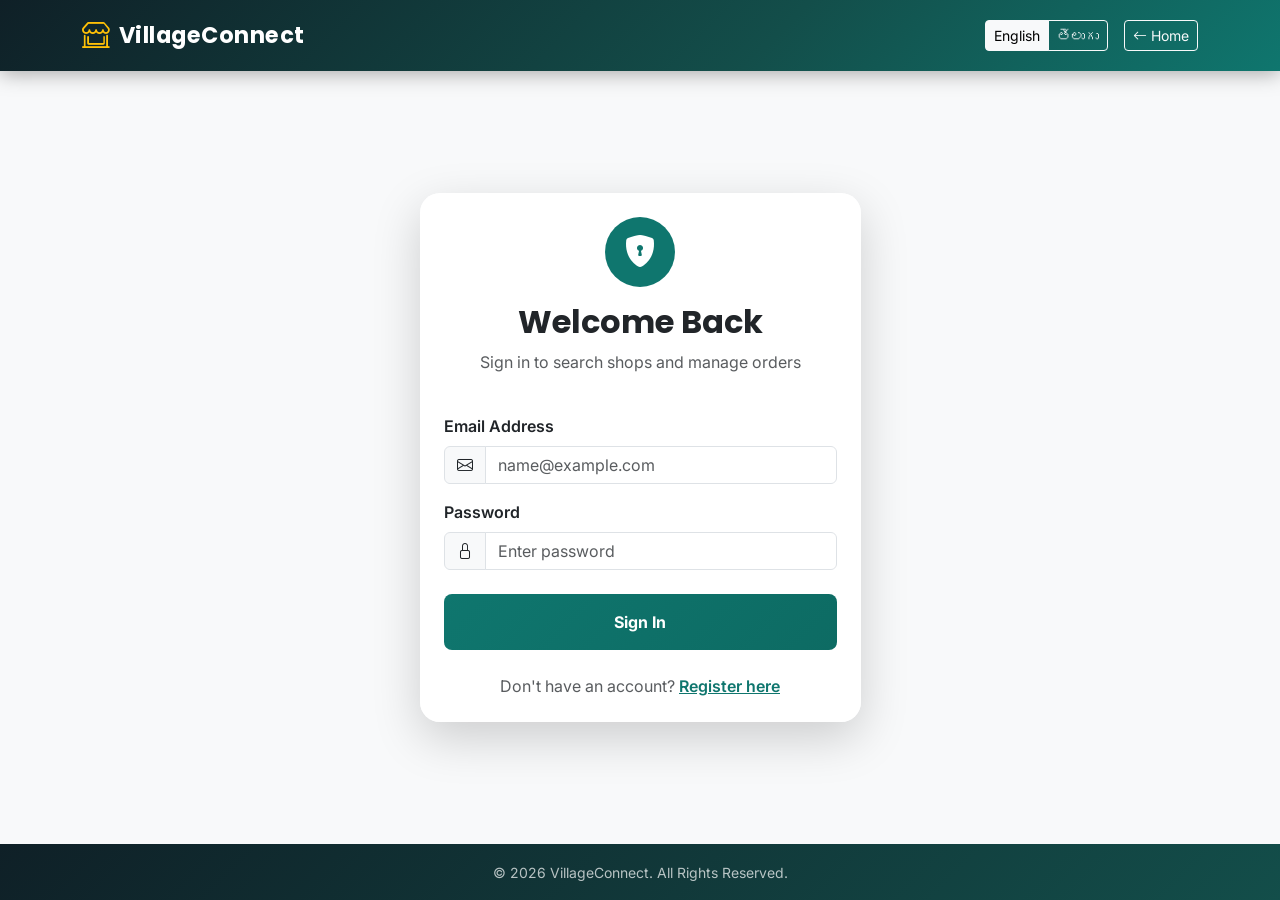
<file: src/main/resources/static/dashboard-admin.html>
<!DOCTYPE html>
<html lang="en">
<head>
    <meta charset="UTF-8">
    <meta name="viewport" content="width=device-width, initial-scale=1.0">
    <title>Admin Dashboard - VillageConnect</title>
    <!-- Bootstrap CSS -->
    <link href="https://cdn.jsdelivr.net/npm/bootstrap@5.3.0/dist/css/bootstrap.min.css" rel="stylesheet">
    <!-- Bootstrap Icons -->
    <link href="https://cdn.jsdelivr.net/npm/bootstrap-icons@1.10.0/font/bootstrap-icons.css" rel="stylesheet">
    <!-- Custom CSS -->
    <link href="css/styles.css" rel="stylesheet">
</head>
<body>

    <!-- Header Navbar -->
    <nav class="navbar navbar-expand-lg navbar-dark sticky-top">
        <div class="container">
            <a class="navbar-brand d-flex align-items-center gap-2" href="index.html">
                <i class="bi bi-shop-window fs-3 text-warning"></i>
                <span data-translate="appName" class="brand-font">VillageConnect</span>
            </a>
            <button class="navbar-toggler" type="button" data-bs-toggle="collapse" data-bs-target="#navbarNav">
                <span class="navbar-toggler-icon"></span>
            </button>
            <div class="collapse navbar-collapse" id="navbarNav">
                <ul class="navbar-nav me-auto">
                    <li class="nav-item">
                        <a class="nav-link" href="index.html" data-translate="home">Home</a>
                    </li>
                    <li class="nav-item">
                        <a class="nav-link" href="shops.html" data-translate="shops">Shops</a>
                    </li>
                    <li class="nav-item">
                        <a class="nav-link text-warning fw-semibold" href="ai-chat.html">
                            <i class="bi bi-chat-dots-fill"></i> <span data-translate="chatbot">AI Chatbot</span>
                        </a>
                    </li>
                </ul>
                <ul class="navbar-nav" id="navbar-auth-section">
                    <!-- Loaded dynamically via app.js -->
                </ul>
            </div>
        </div>
    </nav>

    <!-- Main Container -->
    <main class="container my-5 flex-grow-1">
        <div class="d-flex justify-content-between align-items-center mb-4">
            <div>
                <h1 class="fw-bold mb-1">System Administration</h1>
                <p class="text-muted">Monitor directories, shops, and registered profiles</p>
            </div>
            <span class="badge bg-danger fs-6 px-3 py-2 rounded-pill text-uppercase">Admin Portal</span>
        </div>

        <!-- System Stats Cards Grid -->
        <div class="row g-4 mb-5">
            <div class="col-sm-6 col-lg-3">
                <div class="card border-0 shadow-sm p-3 rounded-4 bg-white text-center">
                    <div class="d-inline-flex align-items-center justify-content-center bg-teal-subtle text-teal rounded-3 mb-2" style="width: 50px; height: 50px; background-color:#e0f2fe; color:#0f766e;">
                        <i class="bi bi-people-fill fs-3"></i>
                    </div>
                    <h3 class="fw-bold mb-0" id="stat-users">0</h3>
                    <p class="text-muted small mb-0 mt-1">Total System Users</p>
                </div>
            </div>
            <div class="col-sm-6 col-lg-3">
                <div class="card border-0 shadow-sm p-3 rounded-4 bg-white text-center">
                    <div class="d-inline-flex align-items-center justify-content-center bg-warning-subtle text-warning rounded-3 mb-2" style="width: 50px; height: 50px; background-color:#fef3c7; color:#d97706;">
                        <i class="bi bi-shop fs-3"></i>
                    </div>
                    <h3 class="fw-bold mb-0" id="stat-shops">0</h3>
                    <p class="text-muted small mb-0 mt-1">Active Shop Profiles</p>
                </div>
            </div>
            <div class="col-sm-6 col-lg-3">
                <div class="card border-0 shadow-sm p-3 rounded-4 bg-white text-center">
                    <div class="d-inline-flex align-items-center justify-content-center bg-info-subtle text-info rounded-3 mb-2" style="width: 50px; height: 50px; background-color:#e0f7fa; color:#00acc1;">
                        <i class="bi bi-box-seam fs-3"></i>
                    </div>
                    <h3 class="fw-bold mb-0" id="stat-products">0</h3>
                    <p class="text-muted small mb-0 mt-1">Products Listed</p>
                </div>
            </div>
            <div class="col-sm-6 col-lg-3">
                <div class="card border-0 shadow-sm p-3 rounded-4 bg-white text-center">
                    <div class="d-inline-flex align-items-center justify-content-center bg-danger-subtle text-danger rounded-3 mb-2" style="width: 50px; height: 50px; background-color:#fee2e2; color:#dc2626;">
                        <i class="bi bi-chat-left-quote fs-3"></i>
                    </div>
                    <h3 class="fw-bold mb-0" id="stat-requests">0</h3>
                    <p class="text-muted small mb-0 mt-1">Customer Product Demands</p>
                </div>
            </div>
        </div>

        <!-- Management Panel -->
        <div class="row">
            <div class="col-12">
                <div class="card border-0 shadow-sm p-4 rounded-4 bg-white">
                    <h5 class="fw-bold mb-4"><i class="bi bi-person-gear text-teal"></i> User Account Directory</h5>
                    
                    <div class="table-responsive">
                        <table class="table table-hover align-middle small mb-0">
                            <thead class="table-light">
                                <tr>
                                    <th>User ID</th>
                                    <th>Name</th>
                                    <th>Email Address</th>
                                    <th>Phone Number</th>
                                    <th>System Role</th>
                                    <th class="text-center">Action</th>
                                </tr>
                            </thead>
                            <tbody id="admin-users-table">
                                <!-- Loaded dynamically -->
                            </tbody>
                        </table>
                    </div>
                </div>
            </div>
        </div>
    </main>

    <!-- Footer -->
    <footer class="text-center text-lg-start mt-auto py-3">
        <div class="container text-center">
            <small>&copy; 2026 VillageConnect. All Rights Reserved.</small>
        </div>
    </footer>

    <!-- Bootstrap Bundle JS -->
    <script src="https://cdn.jsdelivr.net/npm/bootstrap@5.3.0/dist/js/bootstrap.bundle.min.js"></script>
    <!-- Core App JS -->
    <script src="js/app.js"></script>

    <!-- Admin Logic script -->
    <script>
        document.addEventListener('DOMContentLoaded', async () => {
            // Guard: role check
            if (!auth.isAuthenticated() || auth.getUser().role !== 'ADMIN') {
                window.location.href = 'login.html';
                return;
            }

            await loadStats();
            await loadUsers();
        });

        async function loadStats() {
            try {
                const stats = await apiCall('/admin/stats');
                document.getElementById('stat-users').innerText = stats.totalUsers;
                document.getElementById('stat-shops').innerText = stats.totalShops;
                document.getElementById('stat-products').innerText = stats.totalProducts;
                document.getElementById('stat-requests').innerText = stats.totalRequests;
            } catch (err) {
                console.error("Failed to load statistics:", err);
            }
        }

        async function loadUsers() {
            const body = document.getElementById('admin-users-table');
            try {
                const users = await apiCall('/admin/users');
                
                body.innerHTML = users.map(u => {
                    // Disable deleting the currently logged in admin user
                    const loggedIn = auth.getUser();
                    const deleteBtn = loggedIn.email === u.email
                        ? `<button class="btn btn-secondary btn-sm disabled rounded-circle"><i class="bi bi-trash"></i></button>`
                        : `<button class="btn btn-outline-danger btn-sm rounded-circle" onclick="deleteUser(${u.userId})" title="Delete User"><i class="bi bi-trash"></i></button>`;

                    let roleBadgeColor = 'bg-secondary';
                    if (u.role === 'ADMIN') roleBadgeColor = 'bg-danger';
                    else if (u.role === 'SHOP_OWNER') roleBadgeColor = 'bg-teal';

                    return `
                        <tr id="user-row-${u.userId}">
                            <td>#${u.userId}</td>
                            <td class="fw-semibold">${u.name}</td>
                            <td>${u.email}</td>
                            <td>${u.phone}</td>
                            <td><span class="badge ${roleBadgeColor} text-uppercase rounded-pill">${u.role}</span></td>
                            <td class="text-center">${deleteBtn}</td>
                        </tr>
                    `;
                }).join('');

            } catch (err) {
                body.innerHTML = `<tr><td colspan="6" class="text-danger text-center">Failed to load users: ${err.message}</td></tr>`;
            }
        }

        async function deleteUser(id) {
            if (!confirm("Are you sure you want to delete this user? All associated shops and reviews will be removed as well.")) return;
            try {
                await apiCall(`/admin/users/${id}`, { method: 'DELETE' });
                document.getElementById(`user-row-${id}`).remove();
                alert("User deleted successfully.");
                await loadStats(); // update counters
            } catch (err) {
                alert("Failed to delete user: " + err.message);
            }
        }
    </script>
</body>
</html>
</file>
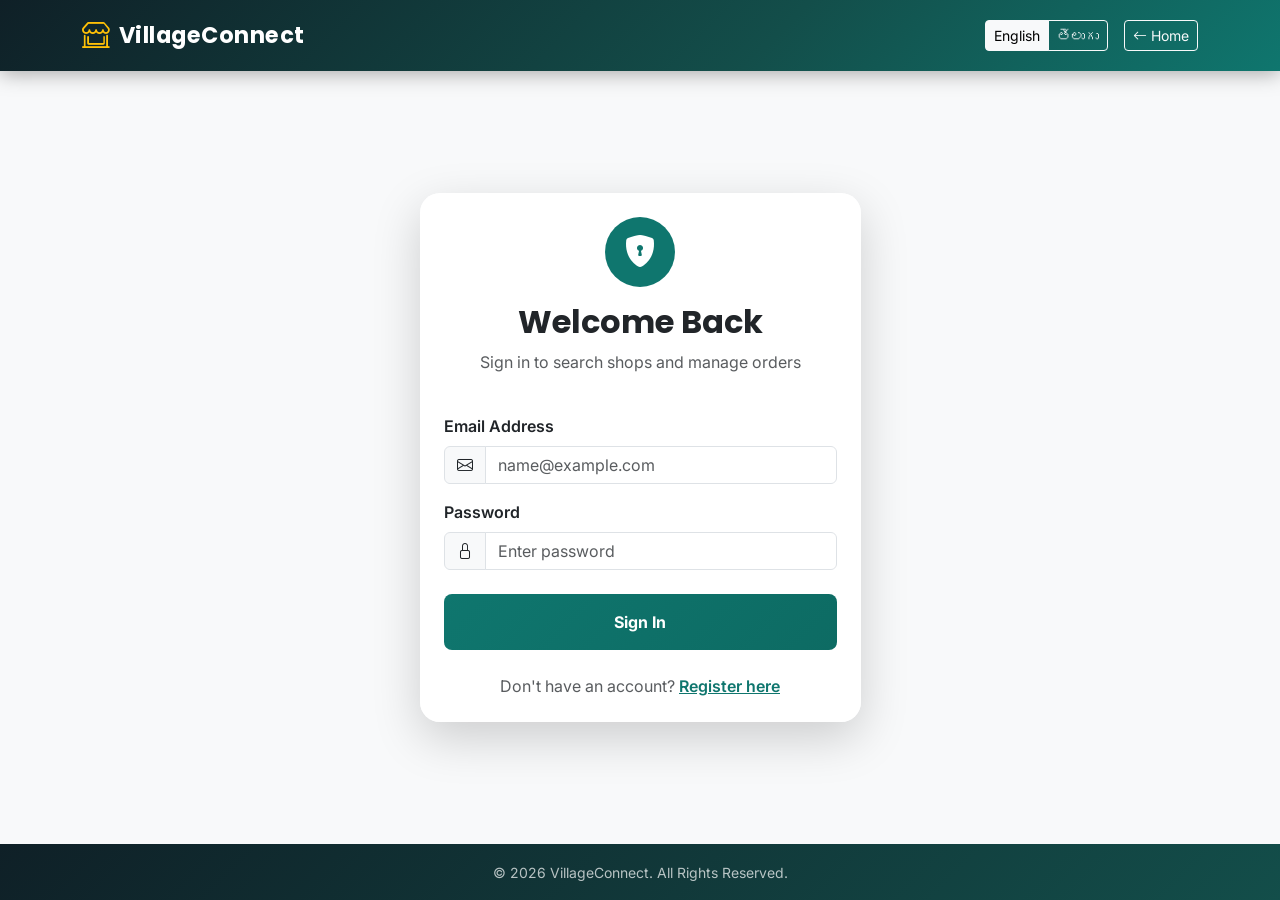
<file: src/main/resources/static/dashboard-customer.html>
<!DOCTYPE html>
<html lang="en">
<head>
    <meta charset="UTF-8">
    <meta name="viewport" content="width=device-width, initial-scale=1.0">
    <title>My Dashboard - VillageConnect</title>
    <link href="https://cdn.jsdelivr.net/npm/bootstrap@5.3.0/dist/css/bootstrap.min.css" rel="stylesheet">
    <link href="https://cdn.jsdelivr.net/npm/bootstrap-icons@1.10.0/font/bootstrap-icons.css" rel="stylesheet">
    <link href="css/styles.css" rel="stylesheet">
</head>
<body>

<nav class="navbar navbar-expand-lg navbar-dark sticky-top">
    <div class="container">
        <a class="navbar-brand d-flex align-items-center gap-2" href="index.html">
            <i class="bi bi-shop-window fs-3 text-warning"></i>
            <span class="brand-font">VillageConnect</span>
        </a>
        <button class="navbar-toggler" type="button" data-bs-toggle="collapse" data-bs-target="#navbarNav">
            <span class="navbar-toggler-icon"></span>
        </button>
        <div class="collapse navbar-collapse" id="navbarNav">
            <ul class="navbar-nav me-auto">
                <li class="nav-item"><a class="nav-link" href="index.html">Home</a></li>
                <li class="nav-item"><a class="nav-link" href="shops.html">Shops</a></li>
                <li class="nav-item">
                    <a class="nav-link text-warning fw-semibold" href="ai-chat.html">
                        <i class="bi bi-chat-dots-fill"></i> AI Chatbot
                    </a>
                </li>
            </ul>
            <ul class="navbar-nav" id="navbar-auth-section"></ul>
        </div>
    </div>
</nav>

<main class="container my-5">
    <div class="d-flex justify-content-between align-items-center mb-4">
        <div>
            <h1 class="fw-bold mb-1">My Dashboard</h1>
            <p class="text-muted">Welcome back, <span id="user-name-display">—</span>!</p>
        </div>
        <span class="badge bg-success fs-6 px-3 py-2 rounded-pill text-uppercase">Customer</span>
    </div>

    <!-- Stats Row -->
    <div class="row g-4 mb-5">
        <div class="col-sm-6 col-lg-4">
            <div class="card border-0 shadow-sm p-4 rounded-4 text-center bg-white">
                <div class="stat-icon bg-success bg-opacity-10 text-success mx-auto mb-2"><i class="bi bi-bag-check fs-3"></i></div>
                <h3 class="fw-bold mb-0" id="stat-orders">0</h3>
                <p class="text-muted small mb-0">My Orders</p>
            </div>
        </div>
        <div class="col-sm-6 col-lg-4">
            <div class="card border-0 shadow-sm p-4 rounded-4 text-center bg-white">
                <div class="stat-icon bg-warning bg-opacity-10 text-warning mx-auto mb-2"><i class="bi bi-star fs-3"></i></div>
                <h3 class="fw-bold mb-0" id="stat-reviews">0</h3>
                <p class="text-muted small mb-0">Reviews Written</p>
            </div>
        </div>
        <div class="col-sm-6 col-lg-4">
            <div class="card border-0 shadow-sm p-4 rounded-4 text-center bg-white">
                <div class="stat-icon bg-info bg-opacity-10 text-info mx-auto mb-2"><i class="bi bi-chat-left-quote fs-3"></i></div>
                <h3 class="fw-bold mb-0" id="stat-requests">0</h3>
                <p class="text-muted small mb-0">Product Requests</p>
            </div>
        </div>
    </div>

    <!-- Tabs -->
    <div class="card border-0 shadow-sm rounded-4 bg-white">
        <div class="card-header bg-transparent border-bottom d-flex gap-1 flex-wrap p-0 px-4">
            <button class="tab-btn active-tab" onclick="switchTab('orders',this)"><i class="bi bi-bag-check me-1"></i>My Orders</button>
            <button class="tab-btn" onclick="switchTab('reviews',this)"><i class="bi bi-star me-1"></i>My Reviews</button>
            <button class="tab-btn" onclick="switchTab('requests',this)"><i class="bi bi-chat-left-quote me-1"></i>My Requests</button>
        </div>
        <div class="card-body p-4">

            <!-- Orders Tab -->
            <div id="panel-orders" class="section-panel active">
                <div class="d-flex justify-content-between mb-3">
                    <h5 class="fw-bold mb-0">Order History</h5>
                    <a href="shops.html" class="btn btn-sm btn-outline-success rounded-pill">+ Browse Shops</a>
                </div>
                <div class="table-responsive">
                    <table class="table table-hover align-middle small">
                        <thead class="table-light">
                            <tr><th>Order ID</th><th>Shop</th><th>Product</th><th>Qty</th><th>Total</th><th>Payment</th><th>Status</th></tr>
                        </thead>
                        <tbody id="orders-table-body">
                            <tr><td colspan="7" class="text-center py-4"><div class="spinner-border spinner-border-sm text-success"></div></td></tr>
                        </tbody>
                    </table>
                </div>
            </div>

            <!-- Reviews Tab -->
            <div id="panel-reviews" class="section-panel">
                <h5 class="fw-bold mb-3">My Reviews</h5>
                <div id="reviews-list">
                    <div class="text-center py-4"><div class="spinner-border spinner-border-sm text-success"></div></div>
                </div>
            </div>

            <!-- Requests Tab -->
            <div id="panel-requests" class="section-panel">
                <h5 class="fw-bold mb-3">Product Requests Sent</h5>
                <div class="table-responsive">
                    <table class="table table-hover align-middle small">
                        <thead class="table-light">
                            <tr><th>Request ID</th><th>Product Name</th><th>Shop</th><th>Quantity</th><th>Status</th></tr>
                        </thead>
                        <tbody id="requests-table-body">
                            <tr><td colspan="5" class="text-center py-4"><div class="spinner-border spinner-border-sm text-success"></div></td></tr>
                        </tbody>
                    </table>
                </div>
            </div>

        </div>
    </div>
</main>

<footer class="py-4">
    <div class="container text-center">
        <hr><small class="text-white-50">&copy; 2026 VillageConnect. All Rights Reserved.</small>
    </div>
</footer>

<script src="https://cdn.jsdelivr.net/npm/bootstrap@5.3.0/dist/js/bootstrap.bundle.min.js"></script>
<script src="js/app.js"></script>
<script>
    const STATUS_COLORS = { PENDING:'warning', CONFIRMED:'info', DELIVERED:'success', CANCELLED:'danger' };

    document.addEventListener('DOMContentLoaded', async () => {
        if (!auth.isAuthenticated()) { window.location.href = 'login.html'; return; }
        const user = auth.getUser();
        if (user && user.role === 'ADMIN') { window.location.href = 'dashboard-admin.html'; return; }
        if (user && user.role === 'SHOP_OWNER') { window.location.href = 'dashboard-owner.html'; return; }

        document.getElementById('user-name-display').innerText = user ? user.name : '';
        await Promise.all([loadOrders(), loadReviews(), loadRequests()]);
    });

    async function loadOrders() {
        const tbody = document.getElementById('orders-table-body');
        try {
            const orders = await apiCall('/orders/user');
            document.getElementById('stat-orders').innerText = orders.length;
            if (!orders.length) {
                tbody.innerHTML = `<tr><td colspan="7" class="text-center text-muted py-4">No orders yet. <a href="shops.html">Browse shops</a> to place one!</td></tr>`;
                return;
            }
            tbody.innerHTML = orders.map(o => `
                <tr>
                    <td><small class="text-muted">#${o.orderId}</small></td>
                    <td class="fw-semibold">${o.shopName}</td>
                    <td>${o.productName}</td>
                    <td>${o.quantityOrdered}</td>
                    <td class="fw-semibold text-success">₹${parseFloat(o.totalAmount).toFixed(2)}</td>
                    <td><span class="badge bg-secondary rounded-pill">${o.paymentMethod}</span></td>
                    <td><span class="badge bg-${STATUS_COLORS[o.status] || 'secondary'} rounded-pill text-uppercase">${o.status}</span></td>
                </tr>`).join('');
        } catch (err) {
            tbody.innerHTML = `<tr><td colspan="7" class="text-danger text-center">Failed to load orders: ${err.message}</td></tr>`;
        }
    }

    async function loadReviews() {
        const container = document.getElementById('reviews-list');
        try {
            const reviews = await apiCall('/reviews/user');
            document.getElementById('stat-reviews').innerText = reviews.length;
            if (!reviews.length) {
                container.innerHTML = `<div class="text-center text-muted py-4">No reviews yet. Visit a shop and share your experience!</div>`;
                return;
            }
            container.innerHTML = reviews.map(r => {
                const stars = Array.from({length:5},(_,i)=>`<i class="bi ${i<r.rating?'bi-star-fill':'bi-star'} text-warning small"></i>`).join('');
                return `
                    <div class="card border-0 shadow-sm rounded-4 mb-3 p-3">
                        <div class="d-flex justify-content-between align-items-start">
                            <div>
                                <h6 class="fw-bold mb-1">${r.shopName}</h6>
                                <div class="mb-1">${stars}</div>
                                <p class="text-muted small mb-0">${r.comment || ''}</p>
                            </div>
                            <button class="btn btn-outline-danger btn-sm rounded-circle" onclick="deleteReview(${r.reviewId})" title="Delete">
                                <i class="bi bi-trash"></i>
                            </button>
                        </div>
                    </div>`;
            }).join('');
        } catch (err) {
            container.innerHTML = `<div class="text-danger">Failed to load reviews: ${err.message}</div>`;
        }
    }

    async function loadRequests() {
        const tbody = document.getElementById('requests-table-body');
        try {
            const reqs = await apiCall('/requests/user');
            document.getElementById('stat-requests').innerText = reqs.length;
            if (!reqs.length) {
                tbody.innerHTML = `<tr><td colspan="5" class="text-center text-muted py-4">No product requests sent yet.</td></tr>`;
                return;
            }
            tbody.innerHTML = reqs.map(r => `
                <tr>
                    <td><small class="text-muted">#${r.requestId}</small></td>
                    <td class="fw-semibold">${r.productName}</td>
                    <td>${r.shopName || '—'}</td>
                    <td>${r.quantityRequested}</td>
                    <td><span class="badge bg-${r.status==='FULFILLED'?'success':'warning'} rounded-pill text-uppercase">${r.status}</span></td>
                </tr>`).join('');
        } catch (err) {
            tbody.innerHTML = `<tr><td colspan="5" class="text-danger">Failed: ${err.message}</td></tr>`;
        }
    }

    async function deleteReview(id) {
        if (!confirm('Delete this review?')) return;
        try {
            await apiCall(`/reviews/${id}`, { method: 'DELETE' });
            await loadReviews();
        } catch (err) { alert('Failed: ' + err.message); }
    }

    function switchTab(tab, btn) {
        document.querySelectorAll('.section-panel').forEach(p => p.classList.remove('active'));
        document.querySelectorAll('.tab-btn').forEach(b => b.classList.remove('active-tab'));
        document.getElementById('panel-' + tab).classList.add('active');
        btn.classList.add('active-tab');
    }
</script>
<style>
    .tab-btn { border:none; background:none; padding:.75rem 1.25rem; color:#6b7280; font-size:.9rem; cursor:pointer; border-bottom:3px solid transparent; transition:all .2s; }
    .tab-btn:hover { color:#0f766e; }
    .tab-btn.active-tab { border-bottom:3px solid #0f766e; color:#0f766e; font-weight:700; }
    .section-panel { display:none; }
    .section-panel.active { display:block; }
    .stat-icon { width:52px;height:52px;border-radius:.75rem;display:inline-flex;align-items:center;justify-content:center;font-size:1.5rem; }
</style>
</body>
</html>
</file>
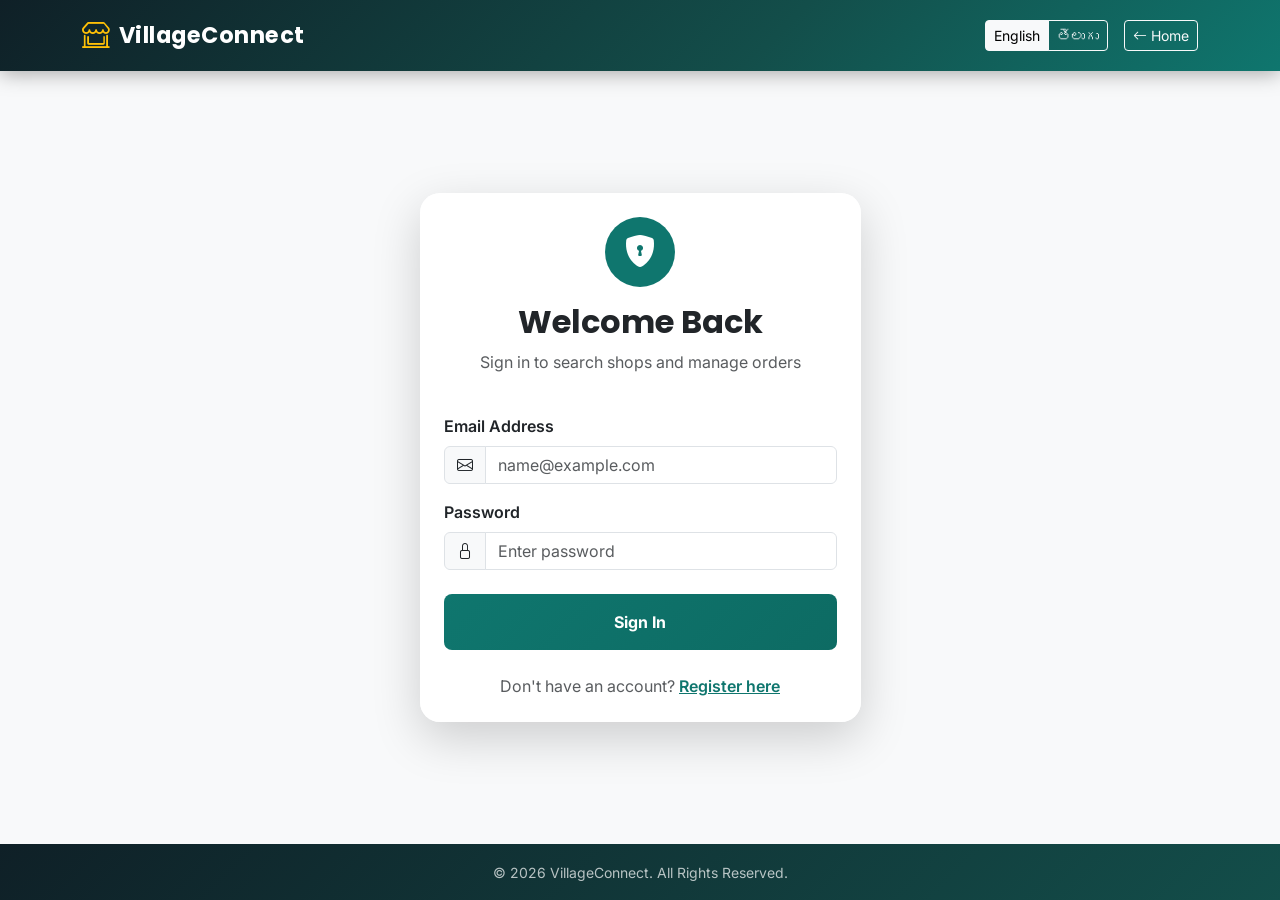
<file: src/main/resources/static/login.html>
<!DOCTYPE html>
<html lang="en">
<head>
    <meta charset="UTF-8">
    <meta name="viewport" content="width=device-width, initial-scale=1.0">
    <title>Login - VillageConnect</title>
    <!-- Bootstrap CSS -->
    <link href="https://cdn.jsdelivr.net/npm/bootstrap@5.3.0/dist/css/bootstrap.min.css" rel="stylesheet">
    <!-- Bootstrap Icons -->
    <link href="https://cdn.jsdelivr.net/npm/bootstrap-icons@1.10.0/font/bootstrap-icons.css" rel="stylesheet">
    <!-- Custom CSS -->
    <link href="css/styles.css" rel="stylesheet">
</head>
<body class="bg-light">

    <!-- Header Navbar -->
    <nav class="navbar navbar-expand-lg navbar-dark sticky-top">
        <div class="container">
            <a class="navbar-brand d-flex align-items-center gap-2" href="index.html">
                <i class="bi bi-shop-window fs-3 text-warning"></i>
                <span data-translate="appName" class="brand-font">VillageConnect</span>
            </a>
            <div class="d-flex align-items-center gap-3">
                <!-- Language Switches -->
                <div class="btn-group btn-group-sm" role="group">
                    <button type="button" class="btn btn-light" id="btn-lang-en">English</button>
                    <button type="button" class="btn btn-outline-light" id="btn-lang-te">తెలుగు</button>
                </div>
                <a href="index.html" class="btn btn-outline-light btn-sm"><i class="bi bi-arrow-left"></i> <span data-translate="home">Home</span></a>
            </div>
        </div>
    </nav>

    <!-- Login Container -->
    <main class="container my-5 flex-grow-1 d-flex align-items-center justify-content-center">
        <div class="row w-100 justify-content-center">
            <div class="col-md-6 col-lg-5">
                <div class="card glass-panel border-0 shadow-lg p-4">
                    <div class="text-center mb-4">
                        <div class="bg-teal text-white rounded-circle d-inline-flex align-items-center justify-content-center" style="width: 70px; height: 70px; background-color: #0f766e;">
                            <i class="bi bi-shield-lock-fill fs-2"></i>
                        </div>
                        <h2 class="fw-bold mt-3" data-translate="welcomeBack">Welcome Back</h2>
                        <p class="text-muted" data-translate="signInSubtitle">Sign in to search shops and manage orders</p>
                    </div>

                    <!-- Alert Container -->
                    <div id="alert-container"></div>

                    <!-- Login Form -->
                    <form id="login-form">
                        <div class="mb-3">
                            <label for="email" class="form-label fw-semibold" data-translate="emailAddress">Email Address</label>
                            <div class="input-group">
                                <span class="input-group-text"><i class="bi bi-envelope"></i></span>
                                <input type="email" id="email" class="form-control" data-translate="emailPlaceholder" placeholder="name@example.com" required>
                            </div>
                        </div>
                        <div class="mb-4">
                            <label for="password" class="form-label fw-semibold" data-translate="passwordLabel">Password</label>
                            <div class="input-group">
                                <span class="input-group-text"><i class="bi bi-lock"></i></span>
                                <input type="password" id="password" class="form-control" data-translate="passwordPlaceholder" placeholder="Enter password" required>
                            </div>
                        </div>
                        <button type="submit" class="btn btn-primary w-100 py-3 fw-bold rounded-3" data-translate="signInBtn">Sign In</button>
                    </form>

                    <div class="text-center mt-4">
                        <p class="mb-0 text-muted"><span data-translate="dontHaveAccount">Don't have an account?</span> <a href="register.html" class="text-teal fw-semibold" style="color:#0f766e" data-translate="registerHere">Register here</a></p>
                    </div>
                </div>
            </div>
        </div>
    </main>

    <!-- Footer -->
    <footer class="text-center text-lg-start mt-auto py-3">
        <div class="container text-center">
            <small>&copy; 2026 VillageConnect. All Rights Reserved.</small>
        </div>
    </footer>

    <!-- Bootstrap Bundle JS -->
    <script src="https://cdn.jsdelivr.net/npm/bootstrap@5.3.0/dist/js/bootstrap.bundle.min.js"></script>
    <!-- Core App JS -->
    <script src="js/app.js"></script>

    <!-- Login Handler Script -->
    <script>
        document.addEventListener('DOMContentLoaded', () => {
            // If already authenticated, redirect immediately
            if (auth.isAuthenticated()) {
                redirectUser();
            }

            const loginForm = document.getElementById('login-form');
            const alertContainer = document.getElementById('alert-container');

            loginForm.addEventListener('submit', async (e) => {
                e.preventDefault();
                alertContainer.innerHTML = ''; // Clear alerts

                const email = document.getElementById('email').value.trim();
                const password = document.getElementById('password').value.trim();

                try {
                    // Call authentication API
                    const data = await apiCall('/auth/login', {
                        method: 'POST',
                        body: JSON.stringify({ email, password })
                    });

                    if (data && data.token) {
                        // Store credentials
                        auth.setToken(data.token, {
                            id: data.id,
                            name: data.name,
                            email: data.email,
                            role: data.role,
                            village: data.village
                        });
                        
                        redirectUser();
                    }
                } catch (err) {
                    alertContainer.innerHTML = `
                        <div class="alert alert-danger alert-dismissible fade show" role="alert">
                            <i class="bi bi-exclamation-octagon-fill me-2"></i> ${err.message}
                            <button type="button" class="btn-close" data-bs-dismiss="alert"></button>
                        </div>
                    `;
                }
            });

            function redirectUser() {
                // Check if redirect query param exists
                const urlParams = new URLSearchParams(window.location.search);
                const redirect = urlParams.get('redirect');
                if (redirect) {
                    window.location.href = redirect;
                    return;
                }

                // Redirect to home page
                window.location.href = 'index.html';
            }
        });
    </script>
</body>
</html>
</file>
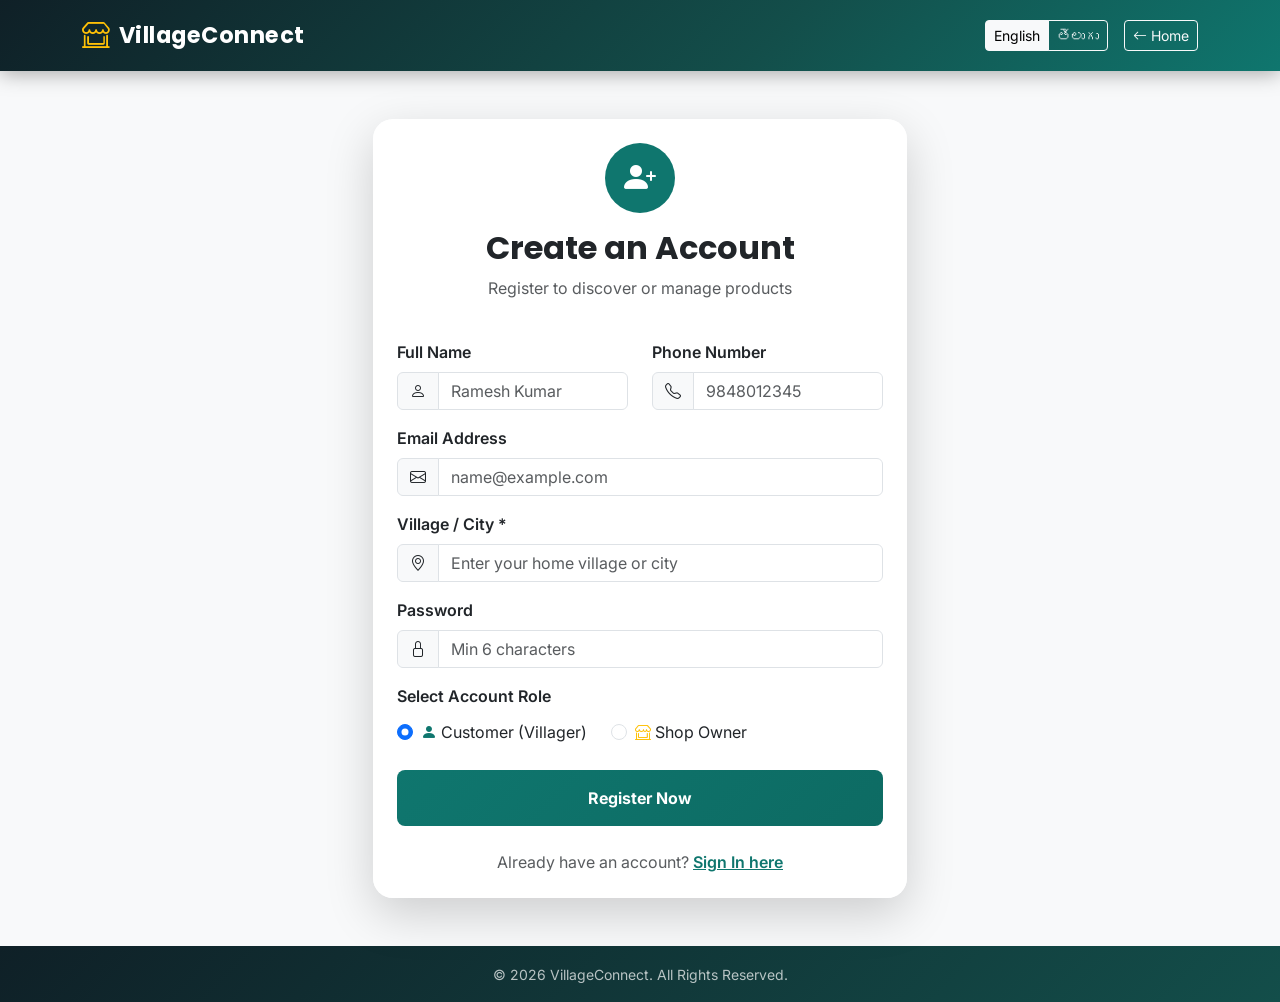
<file: src/main/resources/static/register.html>
<!DOCTYPE html>
<html lang="en">
<head>
    <meta charset="UTF-8">
    <meta name="viewport" content="width=device-width, initial-scale=1.0">
    <title>Register - VillageConnect</title>
    <!-- Bootstrap CSS -->
    <link href="https://cdn.jsdelivr.net/npm/bootstrap@5.3.0/dist/css/bootstrap.min.css" rel="stylesheet">
    <!-- Bootstrap Icons -->
    <link href="https://cdn.jsdelivr.net/npm/bootstrap-icons@1.10.0/font/bootstrap-icons.css" rel="stylesheet">
    <!-- Custom CSS -->
    <link href="css/styles.css" rel="stylesheet">
</head>
<body class="bg-light">

    <!-- Header Navbar -->
    <nav class="navbar navbar-expand-lg navbar-dark sticky-top">
        <div class="container">
            <a class="navbar-brand d-flex align-items-center gap-2" href="index.html">
                <i class="bi bi-shop-window fs-3 text-warning"></i>
                <span data-translate="appName" class="brand-font">VillageConnect</span>
            </a>
            <div class="d-flex align-items-center gap-3">
                <!-- Language Switches -->
                <div class="btn-group btn-group-sm" role="group">
                    <button type="button" class="btn btn-light" id="btn-lang-en">English</button>
                    <button type="button" class="btn btn-outline-light" id="btn-lang-te">తెలుగు</button>
                </div>
                <a href="index.html" class="btn btn-outline-light btn-sm"><i class="bi bi-arrow-left"></i> <span data-translate="home">Home</span></a>
            </div>
        </div>
    </nav>

    <!-- Register Container -->
    <main class="container my-5 flex-grow-1 d-flex align-items-center justify-content-center">
        <div class="row w-100 justify-content-center">
            <div class="col-md-7 col-lg-6">
                <div class="card glass-panel border-0 shadow-lg p-4">
                    <div class="text-center mb-4">
                        <div class="bg-teal text-white rounded-circle d-inline-flex align-items-center justify-content-center" style="width: 70px; height: 70px; background-color: #0f766e;">
                            <i class="bi bi-person-plus-fill fs-2"></i>
                        </div>
                        <h2 class="fw-bold mt-3" data-translate="createAccount">Create an Account</h2>
                        <p class="text-muted" data-translate="registerSubtitle">Register to discover or manage products</p>
                    </div>

                    <!-- Alert Container -->
                    <div id="alert-container"></div>

                    <!-- Register Form -->
                    <form id="register-form">
                        <div class="row">
                            <div class="col-md-6 mb-3">
                                <label for="name" class="form-label fw-semibold" data-translate="fullName">Full Name</label>
                                <div class="input-group">
                                    <span class="input-group-text"><i class="bi bi-person"></i></span>
                                    <input type="text" id="name" class="form-control" data-translate="namePlaceholder" placeholder="Ramesh Kumar" required>
                                </div>
                            </div>
                            <div class="col-md-6 mb-3">
                                <label for="phone" class="form-label fw-semibold" data-translate="phoneNumber">Phone Number</label>
                                <div class="input-group">
                                    <span class="input-group-text"><i class="bi bi-telephone"></i></span>
                                    <input type="tel" id="phone" class="form-control" data-translate="phonePlaceholder" placeholder="9848012345" required>
                                </div>
                            </div>
                        </div>

                        <div class="mb-3">
                            <label for="email" class="form-label fw-semibold" data-translate="emailAddress">Email Address</label>
                            <div class="input-group">
                                <span class="input-group-text"><i class="bi bi-envelope"></i></span>
                                <input type="email" id="email" class="form-control" data-translate="emailPlaceholder" placeholder="name@example.com" required>
                            </div>
                        </div>

                        <div class="mb-3">
                            <label for="village" class="form-label fw-semibold">Village / City *</label>
                            <div class="input-group">
                                <span class="input-group-text"><i class="bi bi-geo-alt"></i></span>
                                <input type="text" id="village" class="form-control" placeholder="Enter your home village or city" required>
                            </div>
                        </div>

                        <div class="mb-3">
                            <label for="password" class="form-label fw-semibold" data-translate="passwordLabel">Password</label>
                            <div class="input-group">
                                <span class="input-group-text"><i class="bi bi-lock"></i></span>
                                <input type="password" id="password" class="form-control" data-translate="passwordRegPlaceholder" placeholder="Min 6 characters" minlength="6" required>
                            </div>
                        </div>

                        <div class="mb-4">
                            <label class="form-label fw-semibold" data-translate="selectRole">Select Account Role</label>
                            <div class="d-flex gap-4 mt-1">
                                <div class="form-check">
                                    <input class="form-check-input" type="radio" name="role" id="role-customer" value="CUSTOMER" checked>
                                    <label class="form-check-label" for="role-customer">
                                        <i class="bi bi-person-fill text-teal"></i> <span data-translate="roleCustomer">Customer (Villager)</span>
                                    </label>
                                </div>
                                <div class="form-check">
                                    <input class="form-check-input" type="radio" name="role" id="role-owner" value="SHOP_OWNER">
                                    <label class="form-check-label" for="role-owner">
                                        <i class="bi bi-shop-window text-warning"></i> <span data-translate="roleOwner">Shop Owner</span>
                                    </label>
                                </div>
                            </div>
                        </div>

                        <button type="submit" class="btn btn-primary w-100 py-3 fw-bold rounded-3" data-translate="registerNowBtn">Register Now</button>
                    </form>

                    <div class="text-center mt-4">
                        <p class="mb-0 text-muted"><span data-translate="alreadyHaveAccount">Already have an account?</span> <a href="login.html" class="text-teal fw-semibold" style="color:#0f766e" data-translate="signInHere">Sign In here</a></p>
                    </div>
                </div>
            </div>
        </div>
    </main>

    <!-- Footer -->
    <footer class="text-center text-lg-start mt-auto py-3">
        <div class="container text-center">
            <small>&copy; 2026 VillageConnect. All Rights Reserved.</small>
        </div>
    </footer>

    <!-- Bootstrap Bundle JS -->
    <script src="https://cdn.jsdelivr.net/npm/bootstrap@5.3.0/dist/js/bootstrap.bundle.min.js"></script>
    <!-- Core App JS -->
    <script src="js/app.js"></script>

    <!-- Register Handler Script -->
    <script>
        document.addEventListener('DOMContentLoaded', () => {
            const registerForm = document.getElementById('register-form');
            const alertContainer = document.getElementById('alert-container');

            registerForm.addEventListener('submit', async (e) => {
                e.preventDefault();
                alertContainer.innerHTML = ''; // Clear alerts

                const name = document.getElementById('name').value.trim();
                const phone = document.getElementById('phone').value.trim();
                const email = document.getElementById('email').value.trim();
                const password = document.getElementById('password').value.trim();
                const village = document.getElementById('village').value.trim();
                
                // Resolve role selection
                const role = document.querySelector('input[name="role"]:checked').value;

                try {
                    const data = await apiCall('/auth/register', {
                        method: 'POST',
                        body: JSON.stringify({ name, email, phone, password, role, village })
                    });

                    if (data) {
                        alertContainer.innerHTML = `
                            <div class="alert alert-success" role="alert">
                                <i class="bi bi-check-circle-fill me-2"></i> Account created successfully! Redirecting to login...
                            </div>
                        `;
                        setTimeout(() => {
                            window.location.href = 'login.html';
                        }, 2000);
                    }
                } catch (err) {
                    alertContainer.innerHTML = `
                        <div class="alert alert-danger alert-dismissible fade show" role="alert">
                            <i class="bi bi-exclamation-octagon-fill me-2"></i> ${err.message}
                            <button type="button" class="btn-close" data-bs-dismiss="alert"></button>
                        </div>
                    `;
                }
            });
        });
    </script>
</body>
</html>
</file>
<file: src/main/resources/static/css/styles.css>
/* =====================================================
   VillageConnect — Global Styles
   ===================================================== */

@import url('https://fonts.googleapis.com/css2?family=Inter:wght@300;400;500;600;700;800&family=Poppins:wght@600;700;800&display=swap');

:root {
  --teal-600: #0f766e;
  --teal-700: #0d6b63;
  --teal-100: #ccfbf1;
  --yellow-400: #facc15;
  --yellow-500: #eab308;
  --gray-50:  #f9fafb;
  --gray-100: #f3f4f6;
  --gray-200: #e5e7eb;
  --gray-600: #4b5563;
  --gray-800: #1f2937;
  --danger:   #dc2626;
  --font-body: 'Inter', sans-serif;
  --font-brand: 'Poppins', sans-serif;
}

/* ---- Base ---- */
*, *::before, *::after { box-sizing: border-box; }

html { scroll-behavior: smooth; }

body {
  font-family: var(--font-body);
  background-color: var(--gray-50);
  color: var(--gray-800);
  min-height: 100vh;
  display: flex;
  flex-direction: column;
}

/* ---- Typography ---- */
.brand-font { font-family: var(--font-brand); font-weight: 700; }
h1, h2, h3 { font-family: var(--font-brand); }

/* ---- Navbar ---- */
.navbar {
  background: linear-gradient(135deg, #0f2027 0%, #134e4a 60%, #0f766e 100%);
  box-shadow: 0 2px 20px rgba(0,0,0,.35);
  padding: 0.6rem 0;
}
.navbar-brand { font-family: var(--font-brand); font-size: 1.4rem; letter-spacing: .5px; }
.nav-link { color: rgba(255,255,255,.8) !important; font-weight: 500; transition: color .2s; }
.nav-link:hover, .nav-link.active { color: #fff !important; }

/* ---- Buttons ---- */
.btn-primary {
  background: linear-gradient(135deg, var(--teal-600), var(--teal-700));
  border: none;
  font-weight: 600;
  transition: transform .15s, box-shadow .15s;
}
.btn-primary:hover {
  transform: translateY(-2px);
  box-shadow: 0 6px 18px rgba(15,118,110,.4);
  background: linear-gradient(135deg, var(--teal-700), #0b5c56);
}
.btn-success {
  background: linear-gradient(135deg, #16a34a, #15803d);
  border: none;
  font-weight: 600;
}
.btn-warning { font-weight: 600; }

/* ---- Cards ---- */
.card { border-radius: 1rem !important; }
.vc-card {
  border: none !important;
  border-radius: 1rem !important;
  box-shadow: 0 2px 12px rgba(0,0,0,.07);
  transition: transform .25s, box-shadow .25s;
  overflow: hidden;
}
.vc-card:hover {
  transform: translateY(-5px);
  box-shadow: 0 10px 30px rgba(0,0,0,.13);
}
.vc-card .card-img-top {
  height: 180px;
  object-fit: cover;
}

/* ---- Glass panel (login/register) ---- */
.glass-panel {
  background: rgba(255,255,255,.95);
  backdrop-filter: blur(12px);
  border-radius: 1.25rem !important;
}

/* ---- Hero section ---- */
.hero-section {
  background: linear-gradient(135deg, #0f2027 0%, #134e4a 50%, #1a6b5a 100%);
  color: white;
  padding: 5rem 0 4rem;
  position: relative;
  overflow: hidden;
}
.hero-section::before {
  content: '';
  position: absolute;
  top: -60px; right: -60px;
  width: 300px; height: 300px;
  background: radial-gradient(circle, rgba(250,204,21,.15), transparent 70%);
  border-radius: 50%;
}
.hero-search .form-control {
  border: none;
  border-radius: .75rem 0 0 .75rem;
  padding: .9rem 1.2rem;
  font-size: 1rem;
}
.hero-search .btn {
  border-radius: 0 .75rem .75rem 0;
  padding: .9rem 1.5rem;
}

/* ---- Stats cards ---- */
.stat-card {
  background: white;
  border-radius: 1rem;
  padding: 1.5rem;
  text-align: center;
  box-shadow: 0 2px 12px rgba(0,0,0,.06);
  transition: transform .2s;
}
.stat-card:hover { transform: translateY(-3px); }
.stat-icon {
  width: 52px; height: 52px;
  border-radius: .75rem;
  display: inline-flex;
  align-items: center;
  justify-content: center;
  font-size: 1.5rem;
  margin-bottom: .75rem;
}

/* ---- Sections ---- */
.section-title { font-size: 1.75rem; font-weight: 700; }
.section-subtitle { color: var(--gray-600); margin-top: .5rem; }

/* ---- Badges ---- */
.badge-category {
  background: var(--teal-100);
  color: var(--teal-600);
  font-size: .72rem;
  font-weight: 600;
  text-transform: uppercase;
  letter-spacing: .5px;
  padding: .35rem .75rem;
  border-radius: 99px;
}

/* ---- Line clamp ---- */
.line-clamp-2 {
  display: -webkit-box;
  -webkit-line-clamp: 2;
  -webkit-box-orient: vertical;
  overflow: hidden;
}
.line-clamp-3 {
  display: -webkit-box;
  -webkit-line-clamp: 3;
  -webkit-box-orient: vertical;
  overflow: hidden;
}

/* ---- AI Chat page ---- */
.chat-window {
  height: 420px;
  overflow-y: auto;
  background: var(--gray-50);
  border-radius: 1rem;
  padding: 1rem;
  border: 1px solid var(--gray-200);
}
.message {
  max-width: 80%;
  padding: .65rem 1rem;
  border-radius: 1rem;
  margin-bottom: .75rem;
  font-size: .9rem;
  line-height: 1.5;
  word-break: break-word;
}
.message.user {
  background: linear-gradient(135deg, var(--teal-600), var(--teal-700));
  color: white;
  margin-left: auto;
  border-bottom-right-radius: .25rem;
}
.message.bot {
  background: white;
  color: var(--gray-800);
  border: 1px solid var(--gray-200);
  border-bottom-left-radius: .25rem;
  box-shadow: 0 1px 4px rgba(0,0,0,.06);
}
.btn-voice-listening {
  animation: pulse-mic 1s infinite;
}
@keyframes pulse-mic {
  0%, 100% { box-shadow: 0 0 0 0 rgba(220, 38, 38, .5); }
  50%       { box-shadow: 0 0 0 8px rgba(220, 38, 38, 0); }
}

/* ---- Dashboard tables ---- */
.table-hover tbody tr:hover { background-color: rgba(15,118,110,.04); }

/* ---- Footer ---- */
footer {
  background: linear-gradient(135deg, #0f2027, #134e4a);
  color: rgba(255,255,255,.7);
  margin-top: auto;
}
footer hr { border-color: rgba(255,255,255,.15); }

/* ---- Utility ---- */
.text-teal { color: var(--teal-600) !important; }
.bg-teal   { background-color: var(--teal-600) !important; }
.border-teal { border-color: var(--teal-600) !important; }

/* ---- Spinner overlay ---- */
.loading-spinner {
  display: flex;
  align-items: center;
  justify-content: center;
  min-height: 200px;
}

/* ---- Smooth page load animation ---- */
@keyframes fadeInUp {
  from { opacity: 0; transform: translateY(16px); }
  to   { opacity: 1; transform: translateY(0); }
}
.fade-in-up { animation: fadeInUp .4s ease-out forwards; }

/* ---- Responsive tweaks ---- */
@media (max-width: 768px) {
  .hero-section { padding: 3rem 0 2rem; }
  .hero-section h1 { font-size: 1.8rem; }
}
</file>
